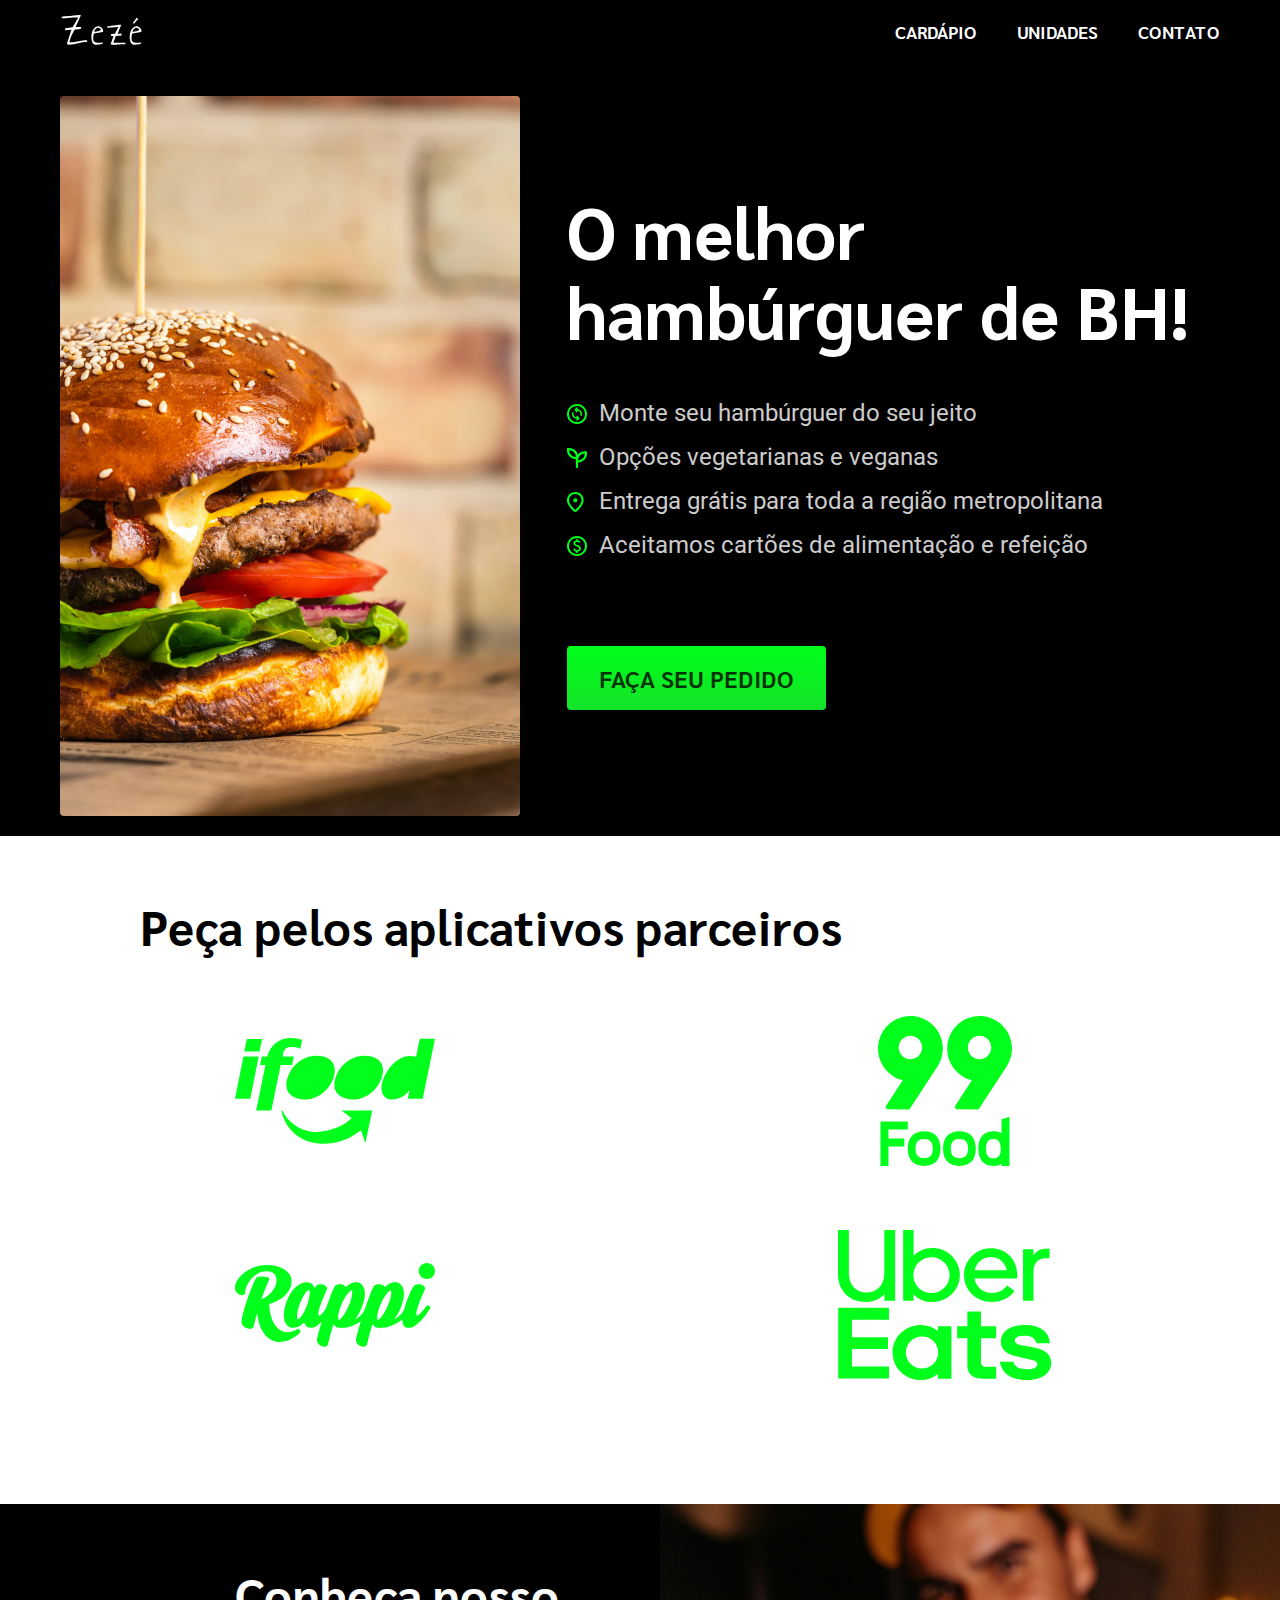
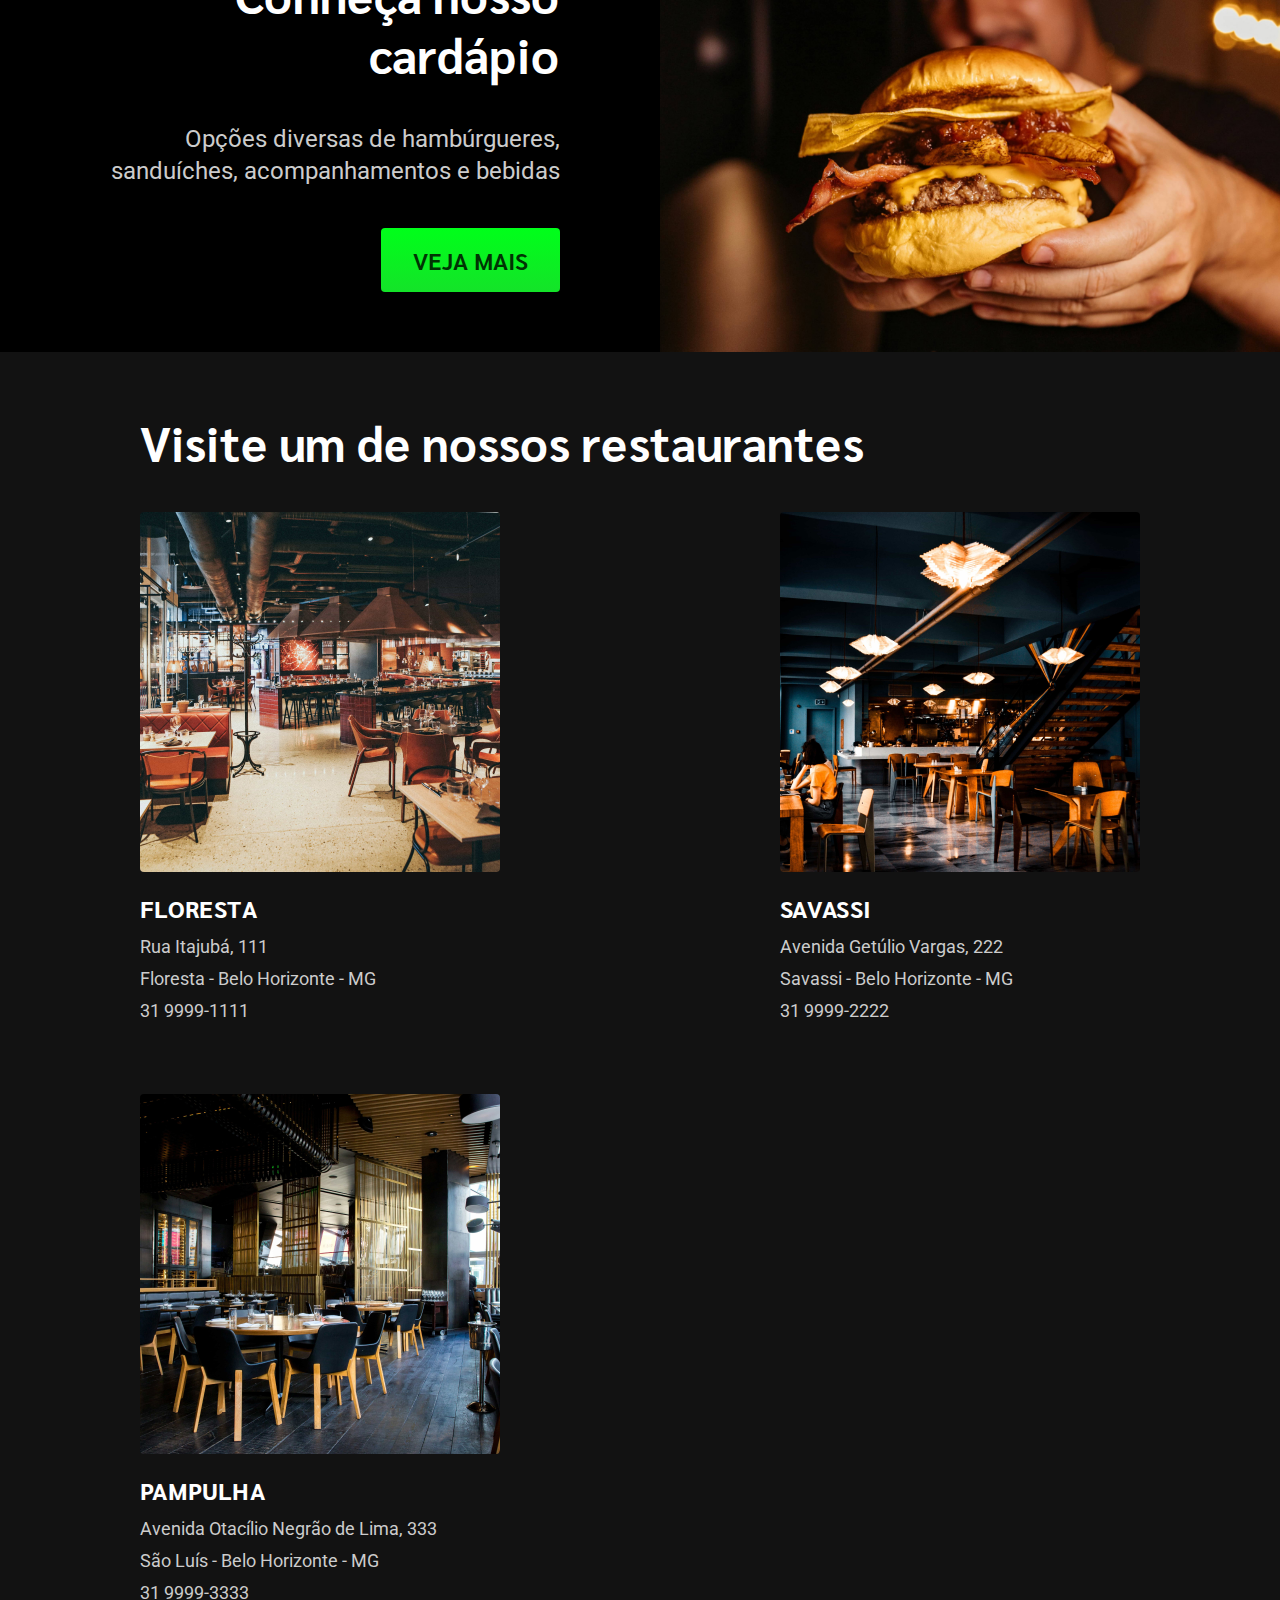
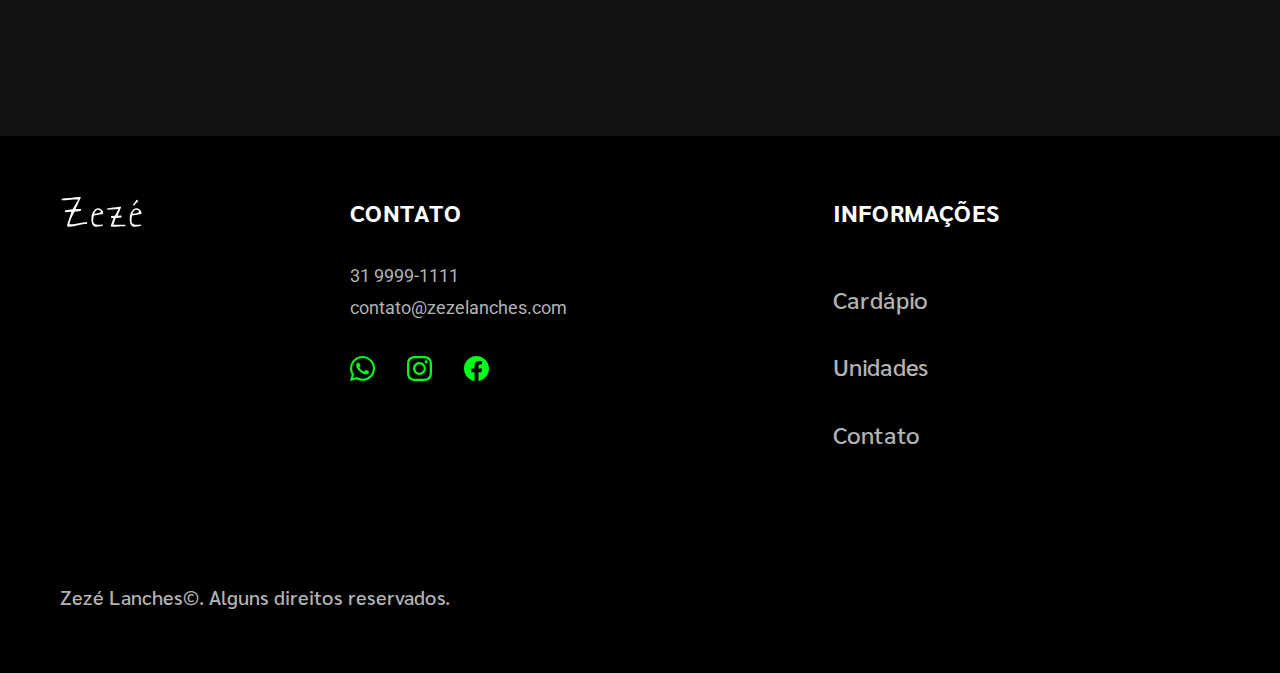
<file: index.html>
<!DOCTYPE html>

<html lang="pt-br">

<head>
  <meta charset="UTF-8">
  <meta name="viewport" content="width=device-width, initial-scale=1.0">
  <meta property="og:type" content="website">
  <meta property="og:url" content="https://sergio-alencar.github.io/zeze/">
  <meta property="og:title" content="Zezé | Hamburgueria Clássica">
  <meta property="og:description" content="O melhor hambúrguer de BH! Cardápio variado, com opções vegetarianas e veganas. Entrega grátis em toda a região metropolitana de BH sem custos.">
  <meta property="og:image" content="https://sergio-alencar.github.io/zeze/img/fotos/introducao.jpg">
  <title>Zezé | Hamburgueria Clássica</title>
  <meta name="description" content="O melhor hambúrguer de BH! Cardápio variado, com opções vegetarianas e veganas. Entrega grátis em toda a região metropolitana de BH sem custos.">

  <link rel="icon" href="./favicon.svg" type="image/svg+xml">
  <link rel="preload" href="./css/style.min.css" as="style">
  <link rel="stylesheet" href="./css/style.min.css">

  <link rel="preconnect" href="https://fonts.googleapis.com">
  <link rel="preconnect" href="https://fonts.gstatic.com" crossorigin>
  <link href="https://fonts.googleapis.com/css2?family=Roboto&family=Sarabun:wght@500;600;700&display=swap" rel="stylesheet">
</head>

<body class="body">
  <header class="header-bg">
    <div class="header container">
      <div class="header-logo">
        <a href="./">
          <img src="./img/zeze.svg" alt="Zezé">
        </a>
      </div>
      <nav aria-label="primaria">
        <ul class="header-menu font-1-xxs cor-0">
          <li><a href="./cardapio.html">Cardápio</a></li>
          <li><a href="./unidades.html">Unidades</a></li>
          <li><a href="./contato.html">Contato</a></li>
        </ul>
      </nav>
    </div>
  </header>

  <main class="introducao-bg">
    <div class="introducao container">
      <img src="./img/fotos/introducao.jpg" alt="Hambúrguer">
      <div class="introducao-conteudo">
        <h1 class="font-1-xl cor-0">O melhor hambúrguer de BH!</h1>
        <div class="introducao-vantagens font-2-s cor-4">
          <img src="./img/icones/intro/customizar.svg" alt="">
          <span>Monte seu hambúrguer do seu jeito</span>
          <img src="./img/icones/intro/veg.svg" alt="">
          <span>Opções vegetarianas e veganas</span>
          <img src="./img/icones/intro/entrega.svg" alt="">
          <span>Entrega grátis para toda a região metropolitana</span>
          <img src="./img/icones/intro/dinheiro.svg" alt="">
          <span>Aceitamos cartões de alimentação e refeição</span>
        </div>
        <div class="introducao-botao">
          <a class="botao" href="./cardapio.html">Faça seu pedido</a>
        </div>
      </div>
    </div>
  </main>

  <article class="aplicativos container">
    <h2 class="font-1-l cor-12">Peça pelos aplicativos parceiros</h2>
    <div class="aplicativos-logos">
      <a href="https://www.ifood.com.br" target="_blank"><img src="./img/icones/aplicativos/ifood.svg" alt=""></a>
      <a href="https://food.99app.com" target="_blank"><img src=" ./img/icones/aplicativos/99food.svg" alt=""></a>
      <a href="https://www.rappi.com.br" target="_blank"><img src=" ./img/icones/aplicativos/rappi.svg" alt=""></a>
      <a href="https://www.ubereats.com" target="_blank"><img src=" ./img/icones/aplicativos/ubereats.svg" alt=""></a>
    </div>
  </article>
</body>

<article class="cardapio-bg">
  <div class="cardapio">
    <div class="cardapio-texto">
      <h2 class="font-1-l cor-0"> Conheça nosso cardápio</h2>
      <p class="font-2-s cor-4">Opções diversas de hambúrgueres,<br>sanduíches, acompanhamentos e bebidas</p>
      <a class="botao" href="./cardapio.html">Veja mais</a>
    </div>
    <img src="./img/fotos/home-cardapio.jpg" alt="Homem segurando hambúrguer">
  </div>
</article>

<article class="unidades-bg">
  <div class="unidades container">
    <h2 class="font-1-l cor-0">Visite um de nossos restaurantes</h2>
    <div class="unidades-lista">
      <div class="unidades-restaurante">
        <a href="./unidades.html"><img src="./img/fotos/floresta-home.jpg" alt=""></a>
        <p class="font-1-s-c cor-0">Floresta</p>
        <p class="font-2-xxs cor-4">Rua Itajubá, 111<br>Floresta - Belo Horizonte - MG<br>31 9999-1111</p>
      </div>
      <div class="unidades-restaurante">
        <a href="./unidades.html"><img src="./img/fotos/savassi-home.jpg" alt=""></a>
        <p class="font-1-s-c cor-0">Savassi</p>
        <p class="font-2-xxs cor-4">Avenida Getúlio Vargas, 222<br>Savassi - Belo Horizonte - MG<br>31 9999-2222</p>
      </div>
      <div class="unidades-restaurante">
        <a href="./unidades.html"><img src="./img/fotos/pampulha-home.jpg" alt=""></a>
        <p class="font-1-s-c cor-0">Pampulha</p>
        <p class="font-2-xxs cor-4">Avenida Otacílio Negrão de Lima, 333<br>São Luís - Belo Horizonte - MG<br>31 9999-3333</p>
      </div>
    </div>
  </div>
</article>

<footer class="footer-bg">
  <div class="footer container">
    <a href="./"><img src="./img/zeze.svg" alt=""></a>
    <div class="footer-contato">
      <p class="font-1-s-c cor-0">Contato</p>
      <a class="font-2-xxs cor-5" href="tel:+5531994396187" target="_blank">31 9999-1111</a>
      <a class="font-2-xxs cor-5" href="mailto:sergiofalencar@gmail.com" target="_blank">contato@zezelanches.com</a>
      <div class="footer-redes">
        <a href="https://wa.me/+5531994396187/" target="_blank"><img src="./img/icones/redes/whatsapp.svg" alt=""></a>
        <a href="https://www.instagram.com" target="_blank"><img src="./img/icones/redes/instagram.svg" alt=""></a>
        <a href="https://www.facebook.com" target="_blank"><img src="./img/icones/redes/facebook.svg" alt=""></a>
      </div>
    </div>
    <div class="footer-informacoes">
      <p class="font-1-s-c cor-0">Informações</p>
      <a class="font-1-s cor-5" href="./cardapio.html">Cardápio</a>
      <a class="font-1-s cor-5" href="./unidades.html">Unidades</a>
      <a class="font-1-s cor-5" href="./contato.html">Contato</a>
    </div>
    <p class="font-1-xs cor-5 footer-copy">Zezé Lanches©. Alguns direitos reservados.</p>
  </div>
</footer>

</html>
</file>
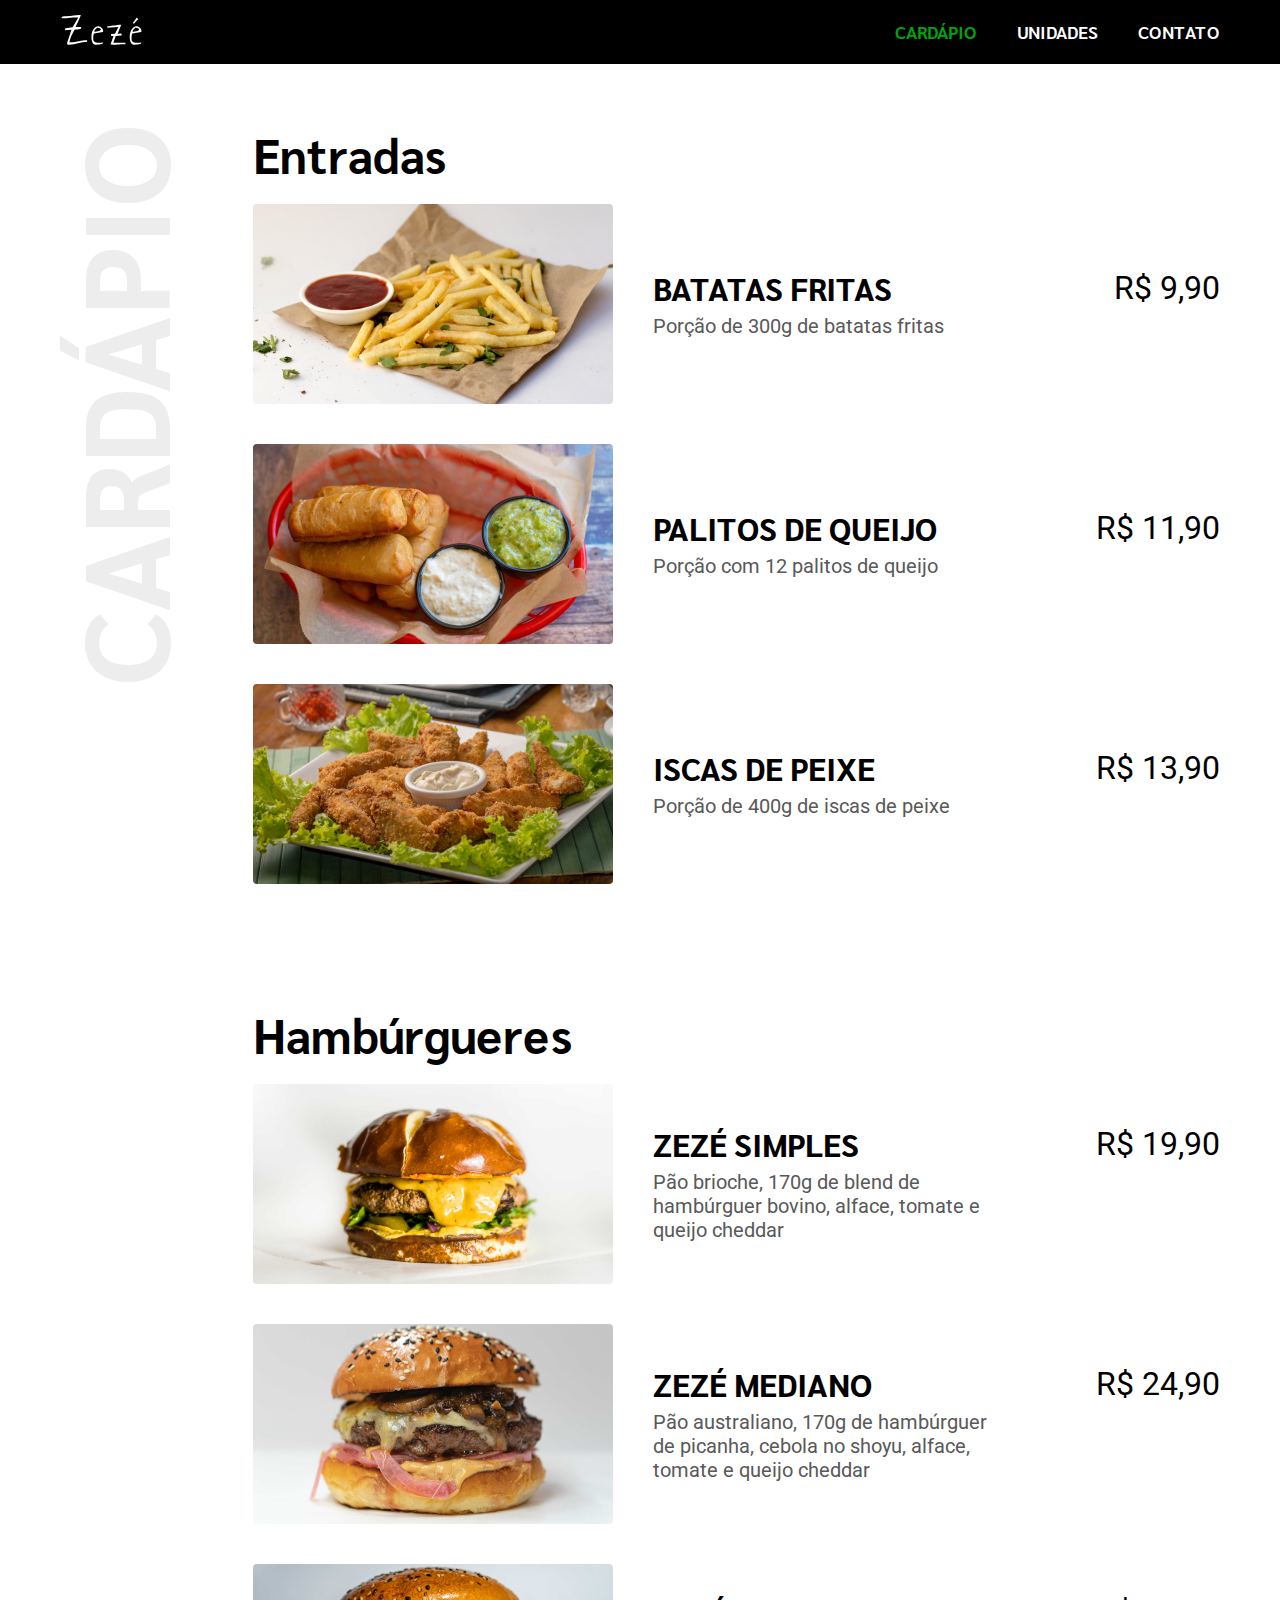
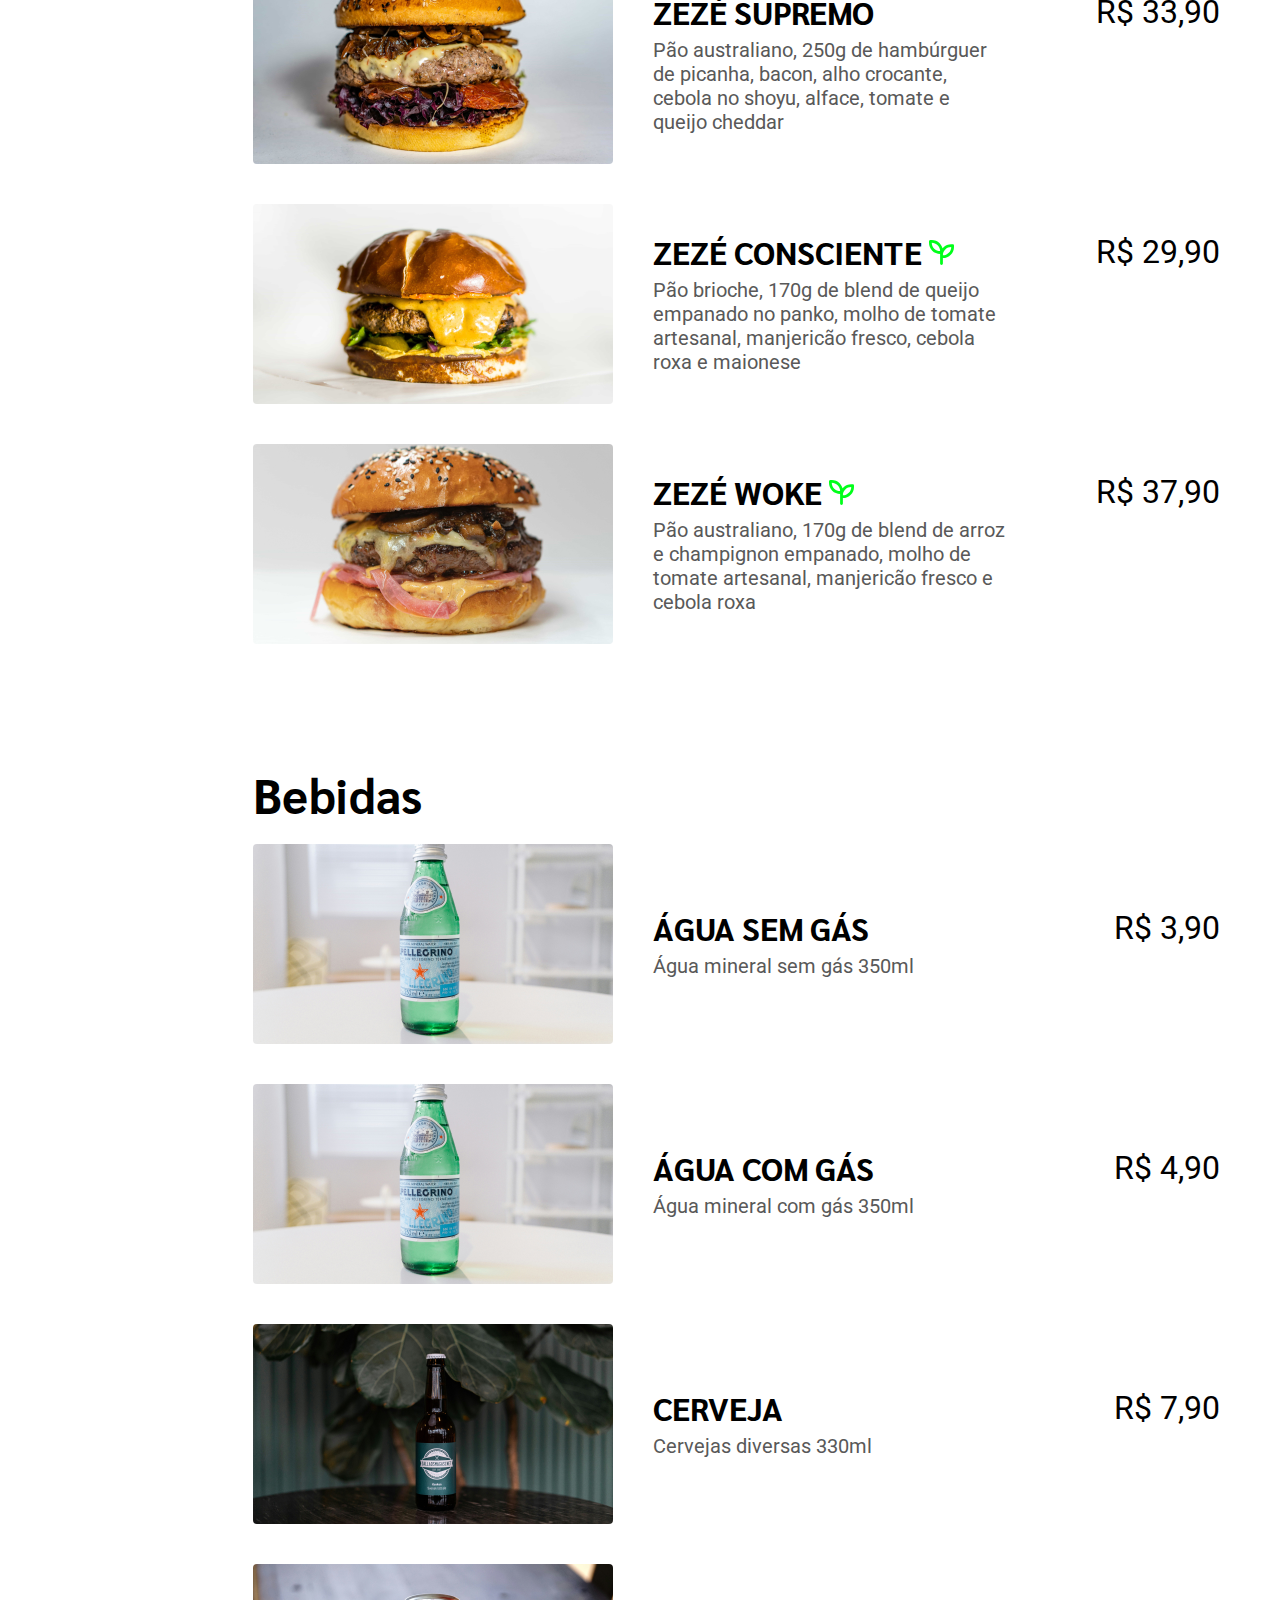
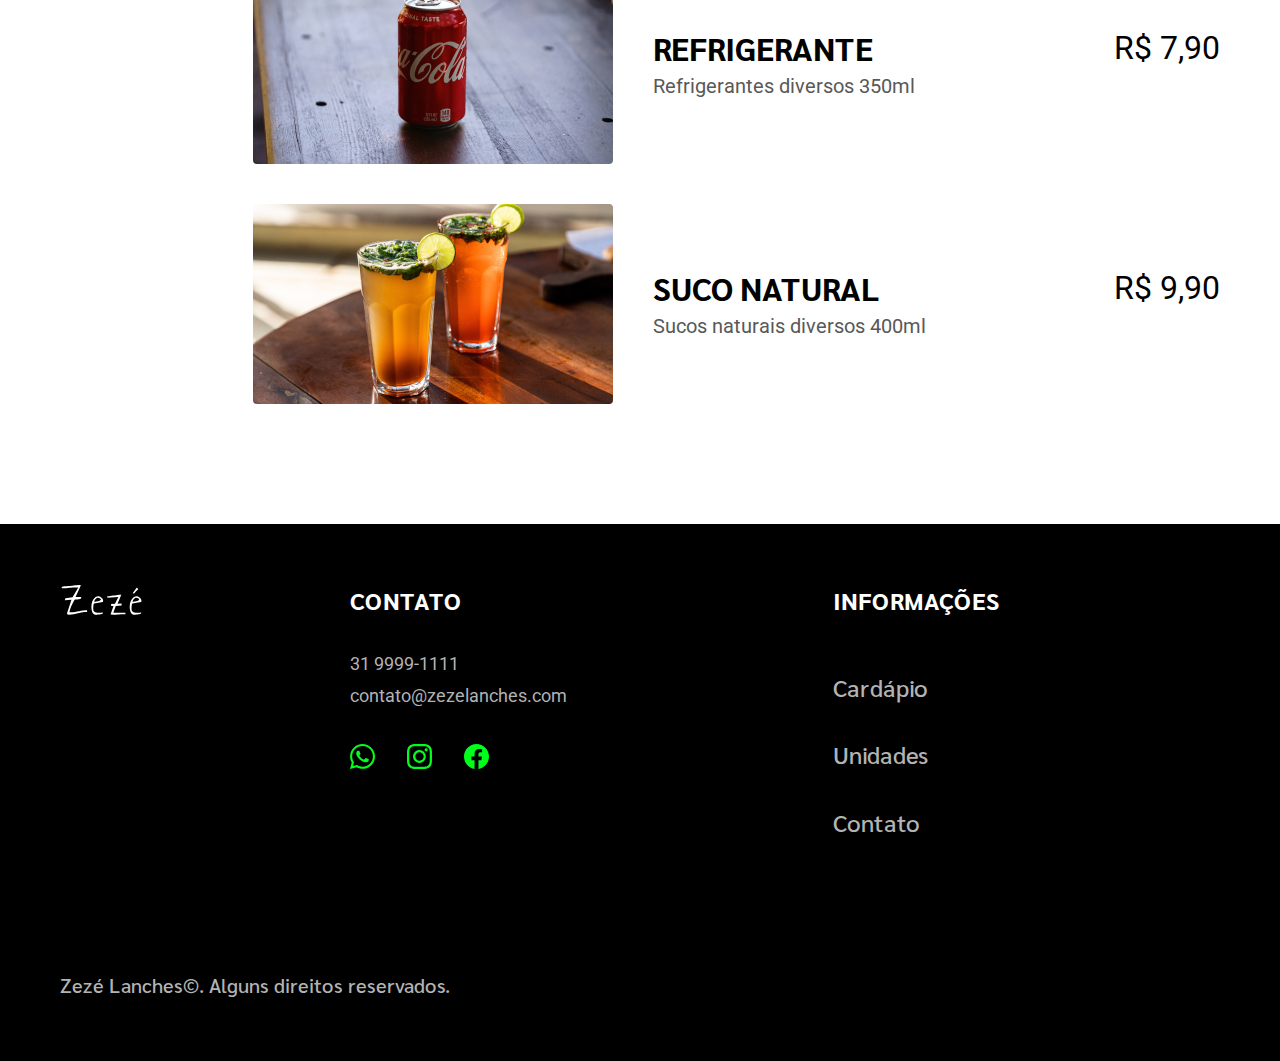
<file: cardapio.html>
<!DOCTYPE html>

<html lang="pt-br">

<head>
  <meta charset="UTF-8">
  <meta name="viewport" content="width=device-width, initial-scale=1.0">
  <title>Zezé | Hamburgueria Clássica</title>
  <meta name="description" content="O melhor hambúrguer de BH! Cardápio variado, com opções vegetarianas e veganas. Entrega grátis em toda a região metropolitana de BH sem custos.">

  <link rel="icon" href="./favicon.svg" type="image/svg+xml">
  <link rel="preload" href="./css/style.min.css" as="style">
  <link rel="stylesheet" href="./css/style.min.css">

  <link rel="preconnect" href="https://fonts.googleapis.com">
  <link rel="preconnect" href="https://fonts.gstatic.com" crossorigin>
  <link href="https://fonts.googleapis.com/css2?family=Roboto&family=Sarabun:wght@500;600;700&display=swap" rel="stylesheet">
</head>

<body>
  <header class="header-bg">
    <div class="header container">
      <div class="header-logo">
        <a href="./">
          <img src="./img/zeze.svg" alt="Zezé">
        </a>
      </div>
      <nav aria-label="primaria">
        <ul class="header-menu font-1-xxs cor-0">
          <li><a class="selected" href="./cardapio.html">Cardápio</a></li>
          <li><a href="./unidades.html">Unidades</a></li>
          <li><a href="./contato.html">Contato</a></li>
        </ul>
      </nav>
    </div>
  </header>

  <main class="container">
    <div class="cardapios">
      <p class="font-1-xxl cor-2 decorador">cardápio</p>

      <h2 class="font-1-l cor-12">Entradas</h2>

      <div class="cardapio-item">
        <img class="cardapio-foto" src="./img/cardapio/fritas.jpg" alt="batatas fritas">
        <div>
          <div class="cardapio-item-2">
            <h3 class="font-1-m cor-12 cardapio-titulo">Batatas fritas</h3> <span class="font-2-m cor-12 cardapio-preco">R$ 9,90</span>
          </div>
          <p class="font-2-xs cor-8 cardapio-descricao">Porção de 300g de batatas fritas</p>
        </div>
      </div>

      <div class="cardapio-item">
        <img class="cardapio-foto" src="./img/cardapio/palitos.jpg" alt="palitos de queijo">
        <div>
          <div class="cardapio-item-2">
            <h3 class="font-1-m cor-12 cardapio-titulo">Palitos de queijo</h3> <span class="font-2-m cor-12 cardapio-preco">R$ 11,90</span>
          </div>
          <p class="font-2-xs cor-8 cardapio-descricao">Porção com 12 palitos de queijo</p>
        </div>
      </div>

      <div class="cardapio-item cardapio-final">
        <img class="cardapio-foto" src="./img/cardapio/iscas.jpg" alt="iscas de peixe">
        <div>
          <div class="cardapio-item-2">
            <h3 class="font-1-m cor-12 cardapio-titulo">Iscas de peixe</h3> <span class="font-2-m cor-12 cardapio-preco">R$ 13,90</span>
          </div>
          <p class="font-2-xs cor-8 cardapio-descricao">Porção de 400g de iscas de peixe</p>
        </div>
      </div>

      <h2 class="font-1-l cor-12">Hambúrgueres</h2>

      <div class="cardapio-item">
        <img class="cardapio-foto" src="./img/cardapio/simples.jpg" alt="hambúrguer">
        <div>
          <div class="cardapio-item-2">
            <h3 class="font-1-m cor-12 cardapio-titulo">Zezé simples</h3> <span class="font-2-m cor-12 cardapio-preco">R$ 19,90</span>
          </div>
          <p class="font-2-xs cor-8 cardapio-descricao">Pão brioche, 170g de blend de hambúrguer bovino, alface, tomate e queijo cheddar</p>
        </div>
      </div>

      <div class="cardapio-item">
        <img class="cardapio-foto" src="./img/cardapio/mediano.jpg" alt="hambúrguer">
        <div>
          <div class="cardapio-item-2">
            <h3 class="font-1-m cor-12 cardapio-titulo">Zezé mediano</h3> <span class="font-2-m cor-12 cardapio-preco">R$ 24,90</span>
          </div>
          <p class="font-2-xs cor-8 cardapio-descricao">Pão australiano, 170g de hambúrguer de picanha, cebola no shoyu, alface, tomate e queijo cheddar</p>
        </div>
      </div>

      <div class="cardapio-item">
        <img class="cardapio-foto" src="./img/cardapio/supremo.jpg" alt="hambúrguer">
        <div>
          <div class="cardapio-item-2">
            <h3 class="font-1-m cor-12 cardapio-titulo">Zezé supremo</h3> <span class="font-2-m cor-12 cardapio-preco">R$ 33,90</span>
          </div>
          <p class="font-2-xs cor-8 cardapio-descricao">Pão australiano, 250g de hambúrguer de picanha, bacon, alho crocante, cebola no shoyu, alface, tomate e queijo cheddar</p>
        </div>
      </div>

      <div class="cardapio-item">
        <img class="cardapio-foto" src="./img/cardapio/consciente.jpg" alt="hambúrguer">
        <div>
          <div class="cardapio-item-2">
            <h3 class="font-1-m cor-12 cardapio-titulo">
              Zezé consciente
              <img src="./img/icones/menu/vegetariano.svg" alt="vegetariano">
            </h3>
            <span class="font-2-m cor-12 cardapio-preco">R$ 29,90</span>
          </div>
          <p class="font-2-xs cor-8 cardapio-descricao">Pão brioche, 170g de blend de queijo empanado no panko, molho de tomate artesanal, manjericão fresco, cebola roxa e maionese</p>
        </div>
      </div>


      <div class="cardapio-item cardapio-final">
        <img class="cardapio-foto" src="./img/cardapio/woke.jpg" alt="hambúrguer">
        <div>
          <div class="cardapio-item-2">
            <h3 class="font-1-m cor-12 cardapio-titulo">
              Zezé woke
              <img src="./img/icones/menu/vegetariano.svg" alt="vegetariano">
            </h3>
            <span class="font-2-m cor-12 cardapio-preco">R$ 37,90</span>
          </div>
          <p class="font-2-xs cor-8 cardapio-descricao">Pão australiano, 170g de blend de arroz e champignon empanado, molho de tomate artesanal, manjericão fresco e cebola roxa</p>
        </div>
      </div>

      <h2 class="font-1-l cor-12">Bebidas</h2>

      <div class="cardapio-item">
        <img class="cardapio-foto" src="./img/cardapio/agua.jpg" alt="garrafa d'água">
        <div>
          <div class="cardapio-item-2">
            <h3 class="font-1-m cor-12 cardapio-titulo">Água sem gás</h3> <span class="font-2-m cor-12 cardapio-preco">R$ 3,90</span>
          </div>
          <p class="font-2-xs cor-8 cardapio-descricao">Água mineral sem gás 350ml</p>
        </div>
      </div>

      <div class="cardapio-item">
        <img class="cardapio-foto" src="./img/cardapio/agua.jpg" alt="garrafa d'água">
        <div>
          <div class="cardapio-item-2">
            <h3 class="font-1-m cor-12 cardapio-titulo">Água com gás</h3> <span class="font-2-m cor-12 cardapio-preco">R$ 4,90</span>
          </div>
          <p class="font-2-xs cor-8 cardapio-descricao">Água mineral com gás 350ml</p>
        </div>
      </div>

      <div class="cardapio-item">
        <img class="cardapio-foto" src="./img/cardapio/cerveja.jpg" alt="garrafa de cerveja">
        <div>
          <div class="cardapio-item-2">
            <h3 class="font-1-m cor-12 cardapio-titulo">Cerveja</h3> <span class="font-2-m cor-12 cardapio-preco">R$ 7,90</span>
          </div>
          <p class="font-2-xs cor-8 cardapio-descricao">Cervejas diversas 330ml</p>
        </div>
      </div>

      <div class="cardapio-item">
        <img class="cardapio-foto" src="./img/cardapio/refrigerante.jpg" alt="lata de refrigerante">
        <div>
          <div class="cardapio-item-2">
            <h3 class="font-1-m cor-12 cardapio-titulo">Refrigerante</h3> <span class="font-2-m cor-12 cardapio-preco">R$ 7,90</span>
          </div>
          <p class="font-2-xs cor-8 cardapio-descricao">Refrigerantes diversos 350ml</p>
        </div>
      </div>

      <div class="cardapio-item cardapio-final">
        <img class="cardapio-foto" src="./img/cardapio/suco.jpg" alt="copo de suco">
        <div>
          <div class="cardapio-item-2">
            <h3 class="font-1-m cor-12 cardapio-titulo">Suco natural</h3> <span class="font-2-m cor-12 cardapio-preco">R$ 9,90</span>
          </div>
          <p class="font-2-xs cor-8 cardapio-descricao">Sucos naturais diversos 400ml</p>
        </div>
      </div>
    </div>
  </main>
</body>

<footer class="footer-bg">
  <div class="footer container">
    <a href="./"><img src="./img/zeze.svg" alt=""></a>
    <div class="footer-contato">
      <p class="font-1-s-c cor-0">Contato</p>
      <a class="font-2-xxs cor-5" href="tel:+5531994396187" target="_blank">31 9999-1111</a>
      <a class="font-2-xxs cor-5" href="mailto:sergiofalencar@gmail.com" target="_blank">contato@zezelanches.com</a>
      <div class="footer-redes">
        <a href="https://wa.me/+5531994396187/" target="_blank"><img src="./img/icones/redes/whatsapp.svg" alt=""></a>
        <a href="https://www.instagram.com" target="_blank"><img src="./img/icones/redes/instagram.svg" alt=""></a>
        <a href="https://www.facebook.com" target="_blank"><img src="./img/icones/redes/facebook.svg" alt=""></a>
      </div>
    </div>
    <div class="footer-informacoes">
      <p class="font-1-s-c cor-0">Informações</p>
      <a class="font-1-s cor-5" href="./cardapio.html">Cardápio</a>
      <a class="font-1-s cor-5" href="./unidades.html">Unidades</a>
      <a class="font-1-s cor-5" href="./contato.html">Contato</a>
    </div>
    <p class="font-1-xs cor-5 footer-copy">Zezé Lanches©. Alguns direitos reservados.</p>
  </div>
</footer>

</html>
</file>
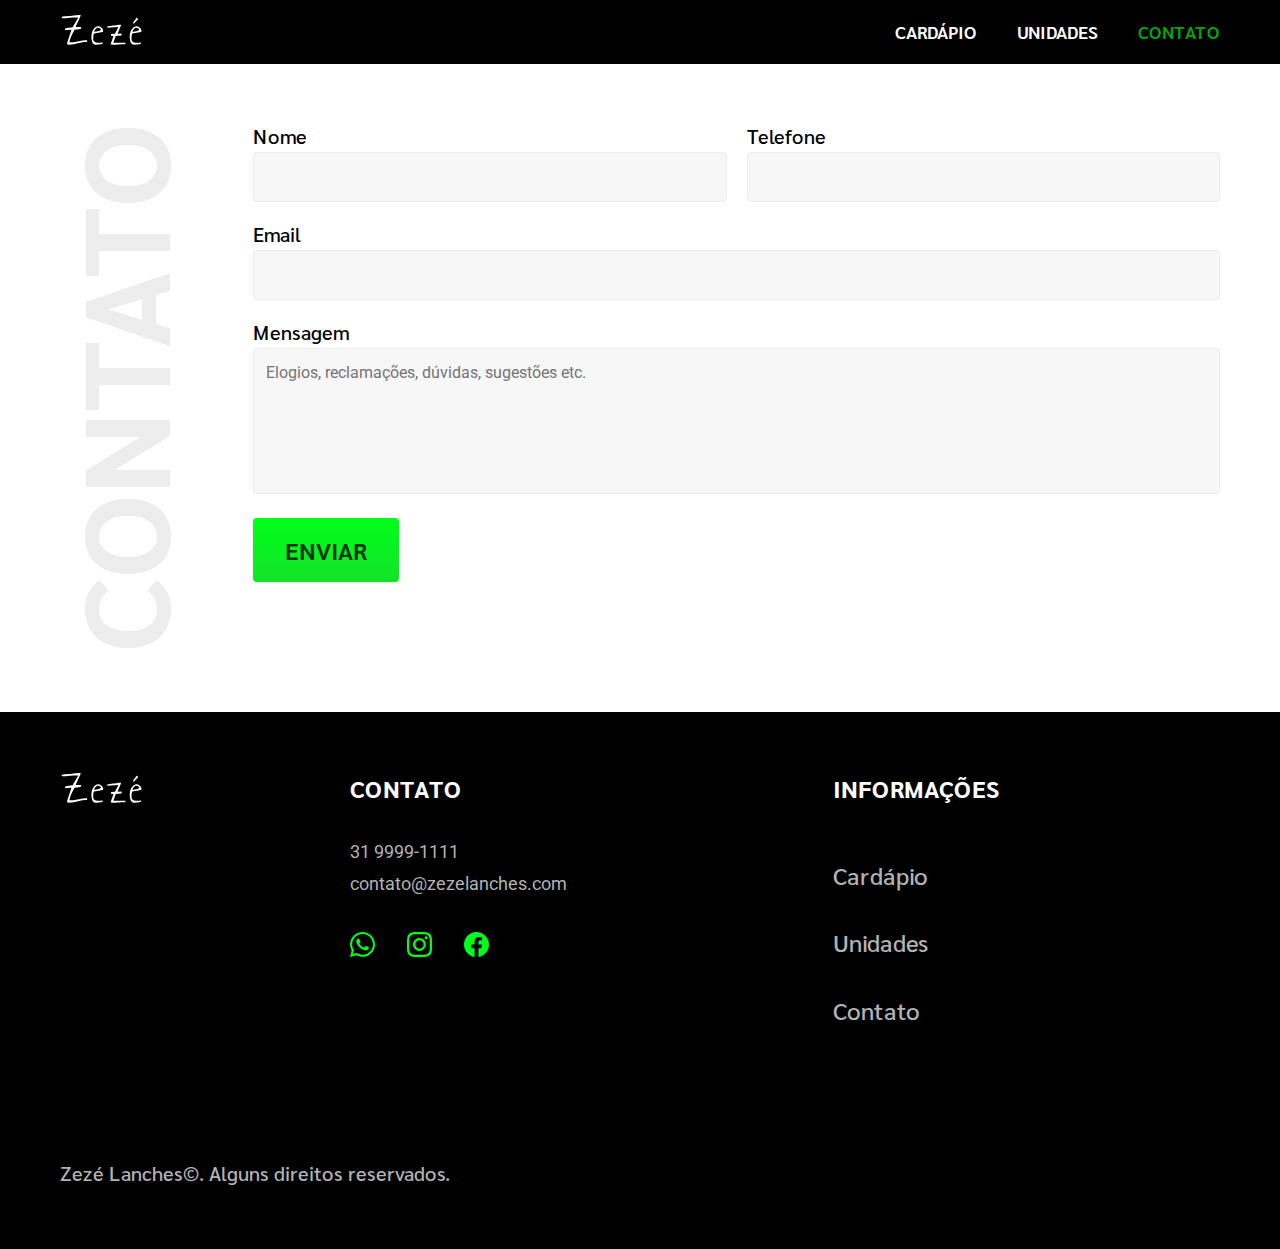
<file: contato.html>
<!DOCTYPE html>

<html lang="pt-br">

<head>
  <meta charset="UTF-8">
  <meta name="viewport" content="width=device-width, initial-scale=1.0">
  <title>Zezé | Hamburgueria Clássica</title>
  <meta name="description" content="O melhor hambúrguer de BH! Cardápio variado, com opções vegetarianas e veganas. Entrega grátis em toda a região metropolitana de BH sem custos.">

  <link rel="icon" href="./favicon.svg" type="image/svg+xml">
  <link rel="preload" href="./css/style.min.css" as="style">
  <link rel="stylesheet" href="./css/style.min.css">

  <link rel="preconnect" href="https://fonts.googleapis.com">
  <link rel="preconnect" href="https://fonts.gstatic.com" crossorigin>
  <link href="https://fonts.googleapis.com/css2?family=Roboto&family=Sarabun:wght@500;600;700&display=swap" rel="stylesheet">
</head>

<body>
  <header class="header-bg">
    <div class="header container">
      <div class="header-logo">
        <a href="./">
          <img src="./img/zeze.svg" alt="Zezé">
        </a>
      </div>
      <nav aria-label="primaria">
        <ul class="header-menu font-1-xxs cor-0">
          <li><a href="./cardapio.html">Cardápio</a></li>
          <li><a href="./unidades.html">Unidades</a></li>
          <li><a class="selected" href="./contato.html">Contato</a></li>
        </ul>
      </nav>
    </div>
  </header>

  <main class="container contato-formulario">
    <div class="contato-pagina">
      <p class="font-1-xxl cor-2 decorador">contato</p>
      <form class="form" action="./">
        <div>
          <label for="nome">Nome</label>
          <input type="text" id="nome" name="nome" required>
        </div>
        <div>
          <label for="telefone">Telefone</label>
          <input type="text" id="telefone" name="telefone" required>
        </div>
        <div class="col-2">
          <label for="email">Email</label>
          <input type="email" id="email" name="email" required>
        </div>
        <div class="col-2">
          <label for="mensagem">Mensagem</label>
          <textarea rows="5" id="mensagem" name="mensagem" placeholder="Elogios, reclamações, dúvidas, sugestões etc." required></textarea>
        </div>
        <button class="botao" href="./contato.html">Enviar</button>
      </form>
    </div>
  </main>

  <footer class="footer-bg">
    <div class="footer container">
      <a href="./"><img src="./img/zeze.svg" alt=""></a>
      <div class="footer-contato">
        <p class="font-1-s-c cor-0">Contato</p>
        <a class="font-2-xxs cor-5" href="tel:+5531994396187" target="_blank">31 9999-1111</a>
        <a class="font-2-xxs cor-5" href="mailto:sergiofalencar@gmail.com" target="_blank">contato@zezelanches.com</a>
        <div class="footer-redes">
          <a href="https://wa.me/+5531994396187/" target="_blank"><img src="./img/icones/redes/whatsapp.svg" alt=""></a>
          <a href="https://www.instagram.com" target="_blank"><img src="./img/icones/redes/instagram.svg" alt=""></a>
          <a href="https://www.facebook.com" target="_blank"><img src="./img/icones/redes/facebook.svg" alt=""></a>
        </div>
      </div>
      <div class="footer-informacoes">
        <p class="font-1-s-c cor-0">Informações</p>
        <a class="font-1-s cor-5" href="./cardapio.html">Cardápio</a>
        <a class="font-1-s cor-5" href="./unidades.html">Unidades</a>
        <a class="font-1-s cor-5" href="./contato.html">Contato</a>
      </div>
      <p class="font-1-xs cor-5 footer-copy">Zezé Lanches©. Alguns direitos reservados.</p>
    </div>
  </footer>
</body>

</html>
</file>
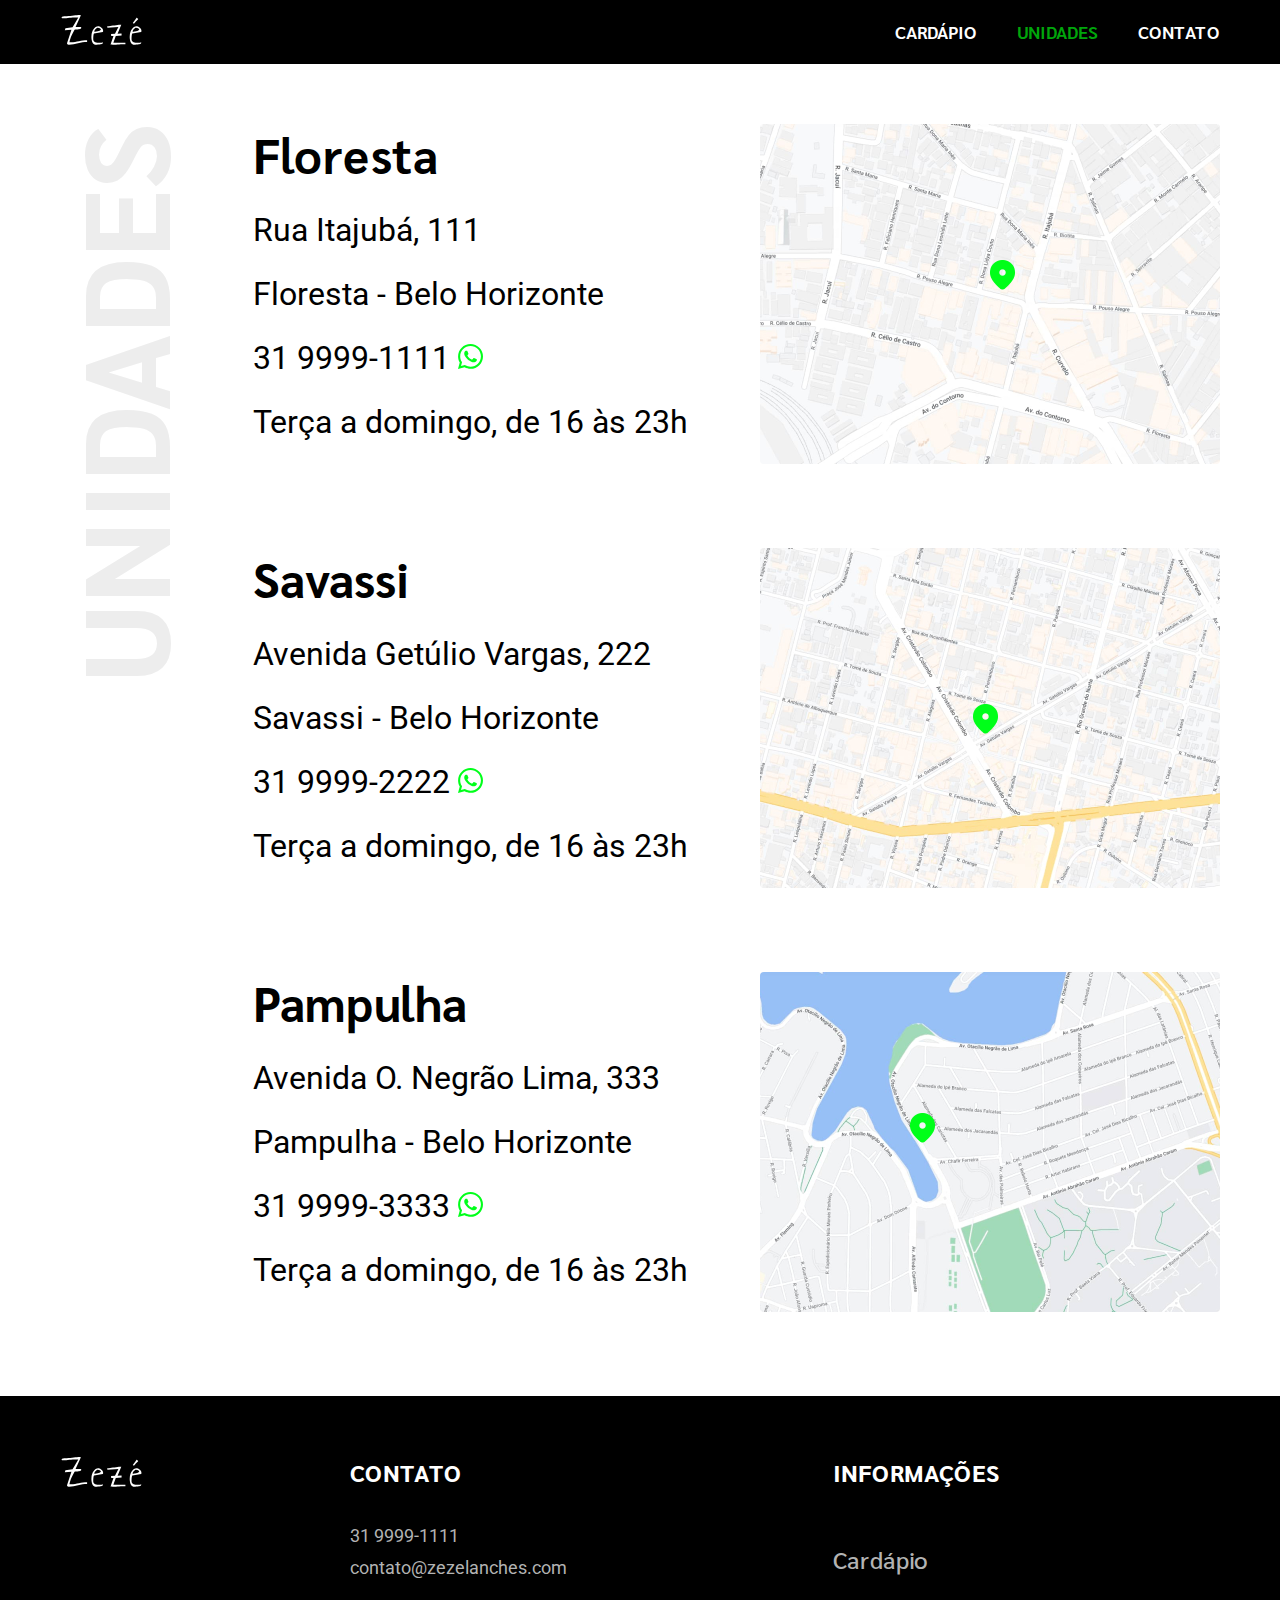
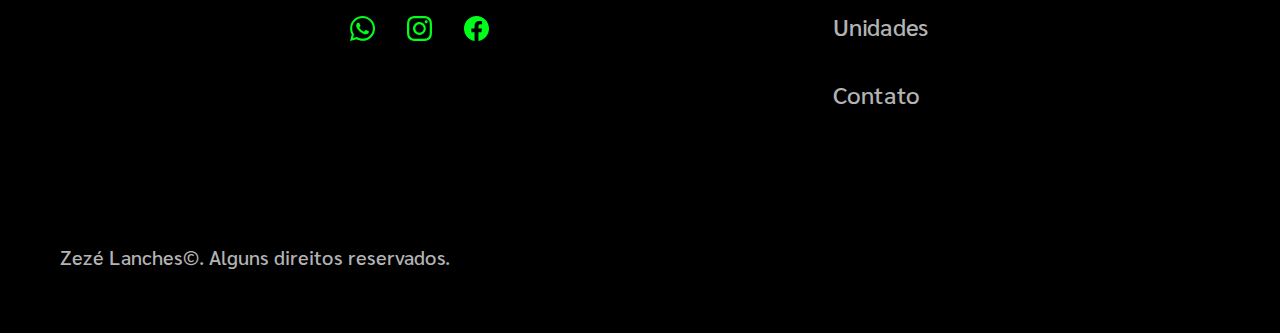
<file: unidades.html>
<!DOCTYPE html>

<html lang="pt-br">

<head>
  <meta charset="UTF-8">
  <meta name="viewport" content="width=device-width, initial-scale=1.0">
  <title>Zezé | Hamburgueria Clássica</title>
  <meta name="description" content="O melhor hambúrguer de BH! Cardápio variado, com opções vegetarianas e veganas. Entrega grátis em toda a região metropolitana de BH sem custos.">

  <link rel="icon" href="./favicon.svg" type="image/svg+xml">
  <link rel="preload" href="./css/style.min.css" as="style">
  <link rel="stylesheet" href="./css/style.min.css">

  <link rel="preconnect" href="https://fonts.googleapis.com">
  <link rel="preconnect" href="https://fonts.gstatic.com" crossorigin>
  <link href="https://fonts.googleapis.com/css2?family=Roboto&family=Sarabun:wght@500;600;700&display=swap" rel="stylesheet">
</head>

<body>
  <header class="header-bg">
    <div class="header container">
      <div class="header-logo">
        <a href="./">
          <img src="./img/zeze.svg" alt="Zezé">
        </a>
      </div>
      <nav aria-label="primaria">
        <ul class="header-menu font-1-xxs cor-0">
          <li><a href="./cardapio.html">Cardápio</a></li>
          <li><a class="selected" href="./unidades.html">Unidades</a></li>
          <li><a href="./contato.html">Contato</a></li>
        </ul>
      </nav>
    </div>
  </header>

  <main class="container">
    <div class="unidades-pagina">
      <p class="font-1-xxl cor-2 decorador">unidades</p>

      <div class="unidades-bairro">
        <div class="unidades-informacao">
          <h1 class="font-1-l cor-12">Floresta</h1>
          <p class="font-2-m cor-12">Rua Itajubá, 111</p>
          <p class="font-2-m cor-12">Floresta - Belo Horizonte</p>
          <p class="font-2-m cor-12">31 9999-1111 <a href="https://wa.me/5531994396187" target="_blank"><img src="./img/icones/redes/whatsapp.svg" alt=""></a>
          </p>
          <p class="font-2-m cor-12">Terça a domingo, de 16 às 23h</p>
          <a class="unidades-mapa" href="https://www.google.com/maps/place/Floresta,+Belo+Horizonte+-+State+of+Minas+Gerais" target="_blank"><img src="./img/unidades/floresta.jpg" alt="mapa unidade Floresta"></a>
        </div>
      </div>

      <div class="unidades-bairro">
        <div class="unidades-informacao">
          <h1 class="font-1-l cor-12">Savassi</h1>
          <p class="font-2-m cor-12">Avenida Getúlio Vargas, 222</p>
          <p class="font-2-m cor-12">Savassi - Belo Horizonte</p>
          <p class="font-2-m cor-12">31 9999-2222 <a href="https://wa.me/5531994396187" target="_blank"><img src="./img/icones/redes/whatsapp.svg" alt=""></a>
          </p>
          <p class="font-2-m cor-12">Terça a domingo, de 16 às 23h</p>
          <a class="unidades-mapa" href="https://www.google.com/maps/place/Savassi,+Belo+Horizonte+-+State+of+Minas+Gerais" target="_blank"><img src="./img/unidades/savassi.jpg" alt="mapa unidade Savassi"></a>
        </div>
      </div>

      <div class="unidades-bairro">
        <div class="unidades-informacao">
          <h1 class="font-1-l cor-12">Pampulha</h1>
          <p class="font-2-m cor-12">Avenida O. Negrão Lima, 333</p>
          <p class="font-2-m cor-12">Pampulha - Belo Horizonte</p>
          <p class="font-2-m cor-12">31 9999-3333 <a href="https://wa.me/5531994396187" target="_blank"><img src="./img/icones/redes/whatsapp.svg" alt=""></a>
          </p>
          <p class="font-2-m cor-12">Terça a domingo, de 16 às 23h</p>
          <a class="unidades-mapa" href="https://www.google.com/maps/place/Pampulha,+Belo+Horizonte+-+State+of+Minas+Gerais" target="_blank"><img src="./img/unidades/pampulha.jpg" alt="mapa unidade Pampulha"></a>
        </div>
      </div>
    </div>
  </main>

  <footer class="footer-bg">
    <div class="footer container">
      <a href="./"><img src="./img/zeze.svg" alt=""></a>
      <div class="footer-contato">
        <p class="font-1-s-c cor-0">Contato</p>
        <a class="font-2-xxs cor-5" href="tel:+5531994396187" target="_blank">31 9999-1111</a>
        <a class="font-2-xxs cor-5" href="mailto:sergiofalencar@gmail.com" target="_blank">contato@zezelanches.com</a>
        <div class="footer-redes">
          <a href="https://wa.me/+5531994396187/" target="_blank"><img src="./img/icones/redes/whatsapp.svg" alt=""></a>
          <a href="https://www.instagram.com" target="_blank"><img src="./img/icones/redes/instagram.svg" alt=""></a>
          <a href="https://www.facebook.com" target="_blank"><img src="./img/icones/redes/facebook.svg" alt=""></a>
        </div>
      </div>
      <div class="footer-informacoes">
        <p class="font-1-s-c cor-0">Informações</p>
        <a class="font-1-s cor-5" href="./cardapio.html">Cardápio</a>
        <a class="font-1-s cor-5" href="./unidades.html">Unidades</a>
        <a class="font-1-s cor-5" href="./contato.html">Contato</a>
      </div>
      <p class="font-1-xs cor-5 footer-copy">Zezé Lanches©. Alguns direitos reservados.</p>
    </div>
  </footer>
</body>

</html>
</file>
<file: css/style.min.css>
.container{box-sizing:border-box;max-width:1200px;padding-left:20px;padding-right:20px;margin-left:auto;margin-right:auto}body{margin:0;font-family:Arial,Helvetica,sans-serif}h1,h2,h3,img,p,span,ul{margin:0}ul{padding:0;list-style:none}a{text-decoration:none;color:inherit}.font-1-xxl{font:700 7.5rem/1 Sarabun,sans-serif;text-transform:uppercase}.font-1-xl{font:700 4.5rem/1.111 Sarabun,sans-serif}.font-1-l{font:700 3rem/1.25 Sarabun,sans-serif}.font-1-m{font:700 2rem/1.125 Sarabun,sans-serif;text-transform:uppercase}.font-2-m{font:400 2rem/1.125 Roboto,Arial}.font-1-s,.font-1-s-b,.font-1-s-c{font:500 1.5rem/1.333 Sarabun,sans-serif}.font-1-s-b,.font-1-s-c{font-weight:600;text-transform:uppercase;letter-spacing:.015em}.font-1-s-c{font-weight:700}.font-2-s{font:400 1.5rem/1.333 Roboto,Arial}.font-1-xs{font:500 1.25rem/1.2 Sarabun,sans-serif}.font-2-xs{font:400 1.25rem/1.2 Roboto,Arial}.font-1-xxs{font:600 1.125rem/1.777 Sarabun,sans-serif;text-transform:uppercase}.font-2-xxs{font:400 1.125rem/1.777 Roboto,Arial}@media (max-width:1200px){.font-1-xl{font-size:3rem}.font-1-l{font-size:2.5rem}.font-1-m{font-size:1.6rem}.font-2-m{font-size:1.6rem}.font-2-s{font-size:1.125rem}}@media (max-width:800px){.font-1-xl{font-size:2rem}.font-1-l{font-size:1.8rem}.font-1-m{font-size:1.4rem}.font-2-m{font-size:1.4rem}}:root{--cor-0:#ffffff;--cor-1:#f7f7f7;--cor-2:#ededed;--cor-3:#dedede;--cor-4:#cccccc;--cor-5:#b3b3b3;--cor-6:#9c9c9c;--cor-7:#707070;--cor-8:#595959;--cor-9:#404040;--cor-10:#2e2e2e;--cor-11:#121212;--cor-12:#000000;--cor-p1:#00ff1a;--cor-p2:#0be521;--cor-p3:#00a60b;--cor-p4:#006607;--cor-p5:#003303}.cor-0{color:var(--cor-0)}.cor-1{color:var(--cor-1)}.cor-2{color:var(--cor-2)}.cor-3{color:var(--cor-3)}.cor-4{color:var(--cor-4)}.cor-5{color:var(--cor-5)}.cor-6{color:var(--cor-6)}.cor-7{color:var(--cor-7)}.cor-8{color:var(--cor-8)}.cor-9{color:var(--cor-9)}.cor-10{color:var(--cor-10)}.cor-11{color:var(--cor-11)}.cor-12{color:var(--cor-12)}.cor-p1{color:var(--cor-p1)}.cor-p2{color:var(--cor-p2)}.cor-p3{color:var(--cor-p3)}.cor-p4{color:var(--cor-p4)}.cor-p5{color:var(--cor-p5)}.header-bg{background-color:var(--cor-12)}.header{display:flex;flex-wrap:wrap;gap:20px;justify-content:space-between;align-items:center}.header-menu{display:flex;flex-wrap:wrap;gap:40px}.header-menu a{display:inline-block;padding:16px 0}.header-menu a:hover{color:var(--cor-p1);transition:.5s}@media (max-width:800px){.header-menu{gap:20px}.header-menu a{background:var(--cor-11);padding:12px 16px;border-radius:4px;margin-bottom:6px}.header-menu a:hover{color:var(--cor-0);background-color:var(--cor-10)}}@media (max-width:600px){.header img{margin-top:20px}.header-menu{gap:12px}.header-menu a{padding:8px 12px;font-size:14px}}.selected{color:var(--cor-p3)}.footer-bg{background:var(--cor-12)}.footer{display:grid;grid-template-columns:3fr 5fr 4fr;padding-top:60px;padding-bottom:32px}.footer p{margin-bottom:32px}.footer-contato{display:grid}.footer-redes{display:flex;flex-wrap:nowrap;gap:32px;margin-top:32px;margin-bottom:100px}.footer-informacoes{display:grid}.footer-informacoes a{margin-bottom:12px}.footer-copy{grid-column:1/-1;margin-top:100px;user-select:none}@media (max-width:1200px){.footer{grid-template-columns:1fr 1fr}.footer>a{display:none}}@media (max-width:800px){.footer{grid-template-columns:1fr;margin-left:40px;padding-top:24px}.footer-redes{margin-bottom:0}.footer-redes a{margin-bottom:60px}.footer-copy{margin-top:48px}}.botao{display:inline-block;padding:16px 32px;background:linear-gradient(#00ff1a,#14e329);border-radius:4px;box-shadow:0 1px 2px rgba(0,0,0,.1);color:var(--cor-p5);font:600 1.5rem/1.333 Sarabun,sans-serif;text-transform:uppercase;max-width:max-content;border:none;cursor:pointer}.botao:hover{background:linear-gradient(#00e216,#15d719)}@media (max-width:800px){.botao{display:inline-block;justify-self:center;padding:12px 16px;font-size:1rem}}.decorador{writing-mode:vertical-lr;transform:rotate(180deg);grid-row:1/12;justify-self:left;text-align:right;user-select:none}@media (max-width:1200px){.decorador{display:none}}.introducao-bg{background:var(--cor-12)}.introducao{display:grid;grid-template-columns:5fr 7fr;gap:0 40px}.introducao-conteudo{align-self:center}.introducao>img{max-width:100%;display:block;width:460px;height:720px;object-fit:cover;margin-top:32px;margin-bottom:20px;border-radius:4px}.introducao h1{margin-bottom:48px}.introducao-vantagens{margin-bottom:12px;display:grid;grid-template-columns:auto 1fr;gap:12px;align-items:center;padding-bottom:72px}.introducao-vantagens img{grid-column:1}.introducao-vantagens span{grid-column:2}@media (max-width:1200px){.introducao>img{max-height:100%}}@media (max-width:800px){.header-logo{display:grid;justify-content:center}.header{display:grid;justify-content:center}.header li{grid-row:2}.introducao-bg{background:var(--cor-12)}.introducao{grid-template-columns:1fr}.introducao>img{width:100%;height:200px;margin-top:16px}.introducao h1{margin-bottom:16px}.introducao a{margin-bottom:16px}.introducao-vantagens{padding-bottom:16px;align-items:flex-start}}.aplicativos{margin-top:60px;margin-bottom:120px}.aplicativos h2{margin-bottom:60px}.aplicativos-logos{display:flex;flex-wrap:wrap;gap:60px;justify-content:space-between;align-items:center}@media (max-width:1400px){.aplicativos h2{margin-left:80px}.aplicativos-logos{display:grid;grid-template-columns:1fr 1fr;justify-items:center}}@media (max-width:1200px){.aplicativos{margin-top:16px;margin-bottom:32px}.aplicativos h2{margin-left:0;margin-bottom:24px;text-align:center}.aplicativos-logos img{transform:scale(.75)}}@media (max-width:800px){.aplicativos h2{text-align:center}.aplicativos-logos{display:flex;flex-direction:column;justify-items:center;gap:60px}}.cardapio-bg{background:var(--cor-12)}.cardapio{display:grid;grid-template-columns:1fr 1fr;gap:0 40px;align-items:center;justify-items:right;text-align:right}.cardapio img{width:100%;height:100%;display:block;object-fit:cover}.cardapio-texto{display:grid;gap:40px;margin:60px}.cardapio-texto a{display:block;justify-self:right}@media (max-width:1200px){.cardapio{gap:0 10px}.cardapio-texto{margin:30px}}@media (max-width:800px){.cardapio{grid-template-columns:1fr;justify-items:center;text-align:left}.cardapio img{display:none}.cardapio-texto{margin:20px}}.unidades-bg{background:var(--cor-11)}.unidades{padding-top:60px;padding-bottom:120px}.unidades h2{margin-bottom:40px}.unidades-lista{display:flex;flex-wrap:nowrap;justify-content:space-between;gap:60px}.unidades-restaurante img{width:360px;height:360px;border-radius:4px;margin-bottom:16px}.unidades-restaurante p{padding-bottom:7px}@media (max-width:1400px){.unidades h2{margin-left:80px}.unidades-lista{max-width:1000px;flex-wrap:wrap;justify-content:space-between;margin:auto}}@media (max-width:1200px){.unidades h2{text-align:center;margin-left:0}.unidades-lista{justify-content:center;margin-left:60px;margin-right:60px}}@media (max-width:800px){.unidades{padding-top:24px;padding-bottom:48px}.introducao-botao{display:grid}.cardapio-texto a{justify-self:center}.unidades h2{text-align:center}.unidades-lista{display:grid;justify-content:center}}.cardapios{display:grid;grid-template-columns:1fr 5fr;margin-top:60px}.cardapios h2{margin-bottom:20px}.cardapio-item,.cardapio-item span,.cardapios h2{grid-column:2}.cardapio-foto{max-width:360px;max-height:200px}.cardapio-item{display:grid;grid-template-columns:2fr 3fr;align-items:center;margin-bottom:40px}.cardapio-item>img{grid-row:1/-1;border-radius:4px;margin-right:40px}.cardapio-item p{max-width:32ch}.cardapio-item-2{display:flex;justify-content:space-between;align-items:center;margin-bottom:8px}.cardapio-titulo img{align-self:center}.cardapio-descricao{text-align:left}.cardapio-final{margin-bottom:120px}@media (max-width:1200px){.cardapios{grid-template-columns:1fr}.cardapio-titulo{display:grid;grid-template-columns:auto 1fr;gap:2px}.cardapio-titulo img{transform:scale(.75)}}@media (max-width:800px){.cardapios{margin-top:24px}.cardapio-item{grid-template-columns:1fr;justify-content:center}.cardapio-item,.cardapio-item span,.cardapios h2{grid-column:1}.cardapio-foto{max-width:100%;max-height:100%;margin-bottom:12px}.cardapio-item p{max-width:100%}.cardapio-item-2{margin-bottom:12px}.cardapio-titulo img{transform:scale(.7)}.cardapio-final{margin-bottom:64px}}.unidades-pagina{display:grid;grid-template-columns:1fr 5fr;margin-top:60px}.unidades-bairro{margin-bottom:80px}.unidades-informacao{display:grid;grid-template-columns:1fr 1fr}.unidades-informacao h1,.unidades-informacao p{grid-column:1;margin-bottom:12px}.unidades-bairro .unidades-mapa{grid-column:2;grid-row:1/6}.unidades-informacao .unidades-mapa img{border-radius:4px;width:460px}.unidades-mapa{justify-self:right}@media (max-width:1200px){.unidades-pagina{display:grid;grid-template-columns:1fr;justify-items:center}.unidades-bairro{margin-bottom:60px}.unidades-informacao{grid-template-columns:1fr}.unidades-bairro .unidades-mapa{grid-column:1;grid-row:1}.unidades-mapa{justify-self:center}}@media (max-width:800px){.unidades-pagina{padding-top:12px;padding-bottom:12px}.unidades-bairro{margin-bottom:48px}.unidades-informacao p a img{width:20px;height:20px}.unidades-informacao .unidades-mapa img{max-width:100%}}.contato-formulario{margin-bottom:60px}.contato-pagina{display:grid;grid-template-columns:1fr 5fr;margin-top:60px}.form{display:grid;grid-template-columns:1fr 1fr;gap:20px}.form label{display:block;font:500 1.25rem/1.2 Sarabun,sans-serif;margin-bottom:4px}.form .col-2{grid-column:span 2}.form input[type=email],.form input[type=tel],.form input[type=text],.form textarea{font:400 1rem/1.5 Roboto,sans-serif;background-color:var(--cor-1);border:1px solid var(--cor-2);padding:12px;border-radius:4px;width:100%;box-sizing:border-box}.form input[type=email]:focus,.form input[type=tel]:focus,.form input[type=text]:focus,.form textarea:focus{outline:0;border-color:var(--cor-p1);background:var(--cor-0);box-shadow:0 0 0 2px #c8ffc6}.form textarea{resize:none}@media (max-width:1200px){.contato-pagina{grid-template-columns:1fr;margin-top:24px}}@media (max-width:800px){.contato-formulario{margin-bottom:24px}.form{grid-template-columns:1fr;gap:20px}.form .col-2{grid-column:1}}
</file>
